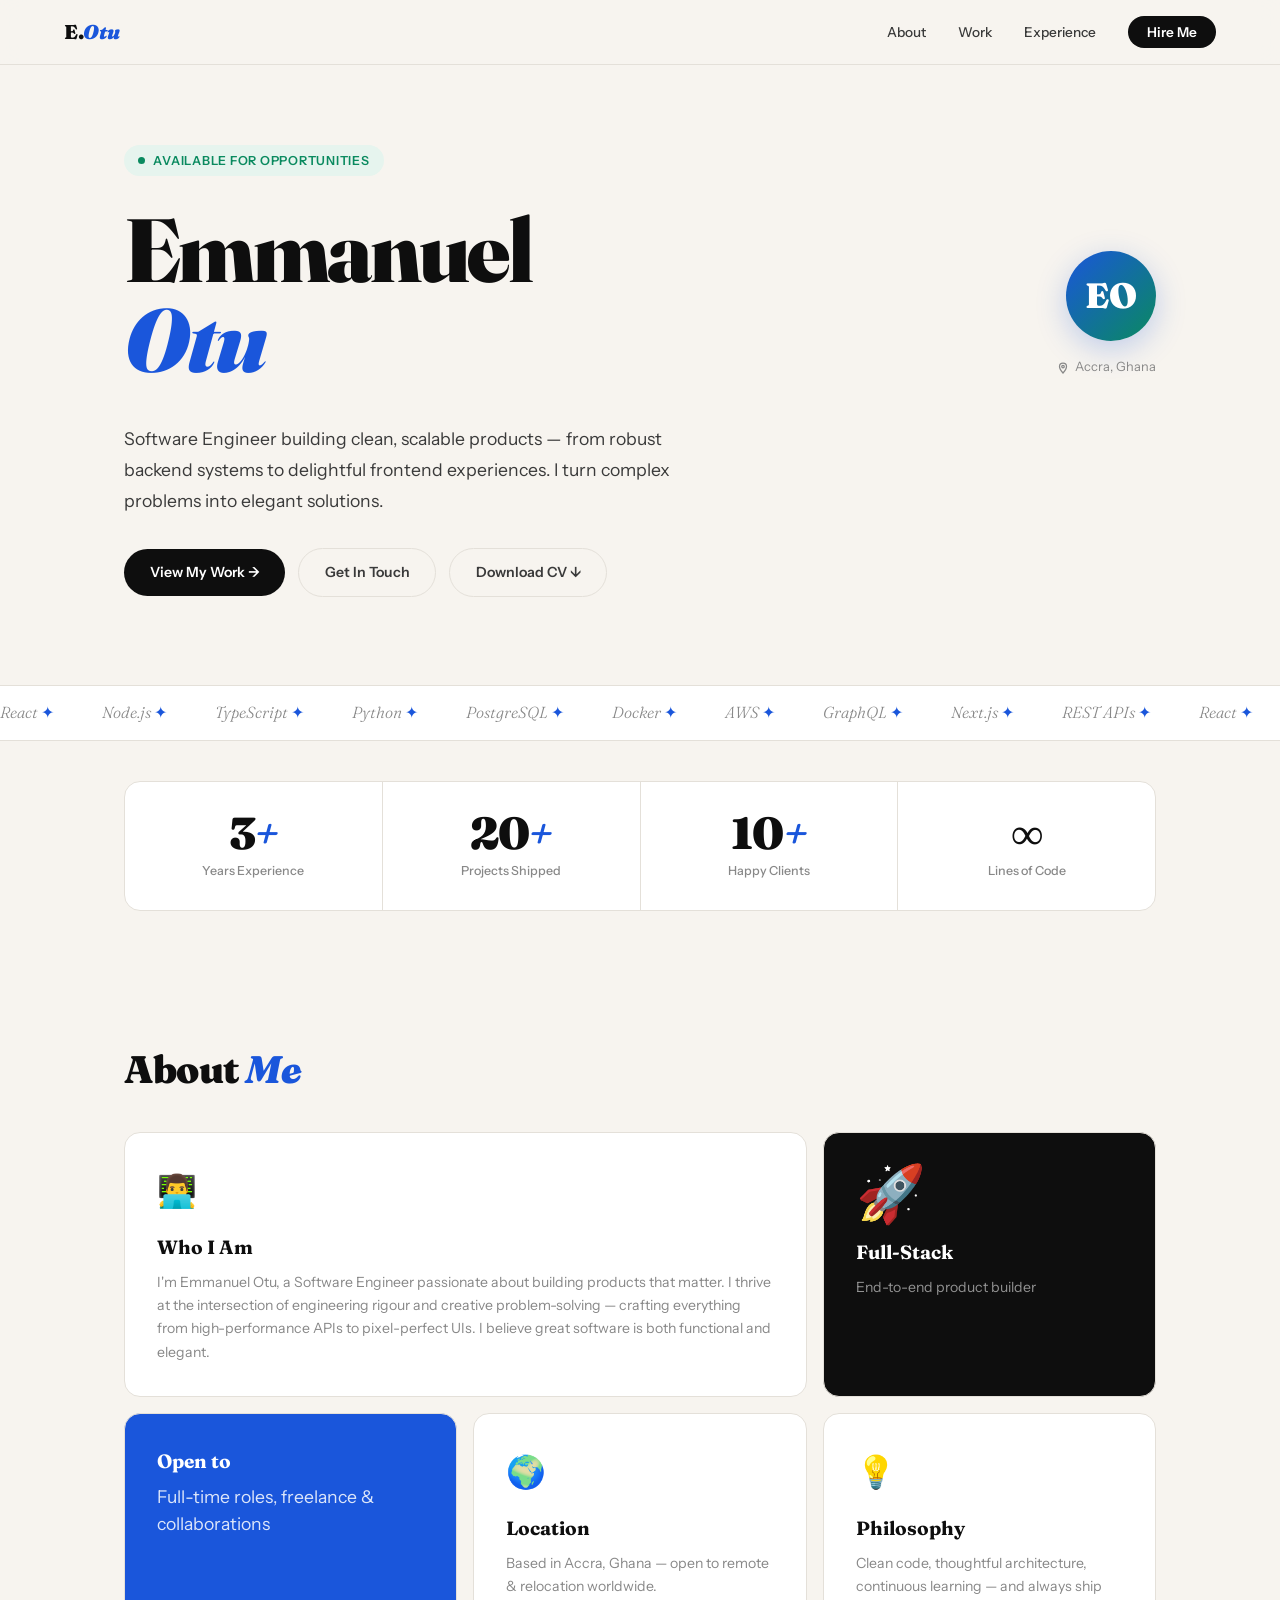
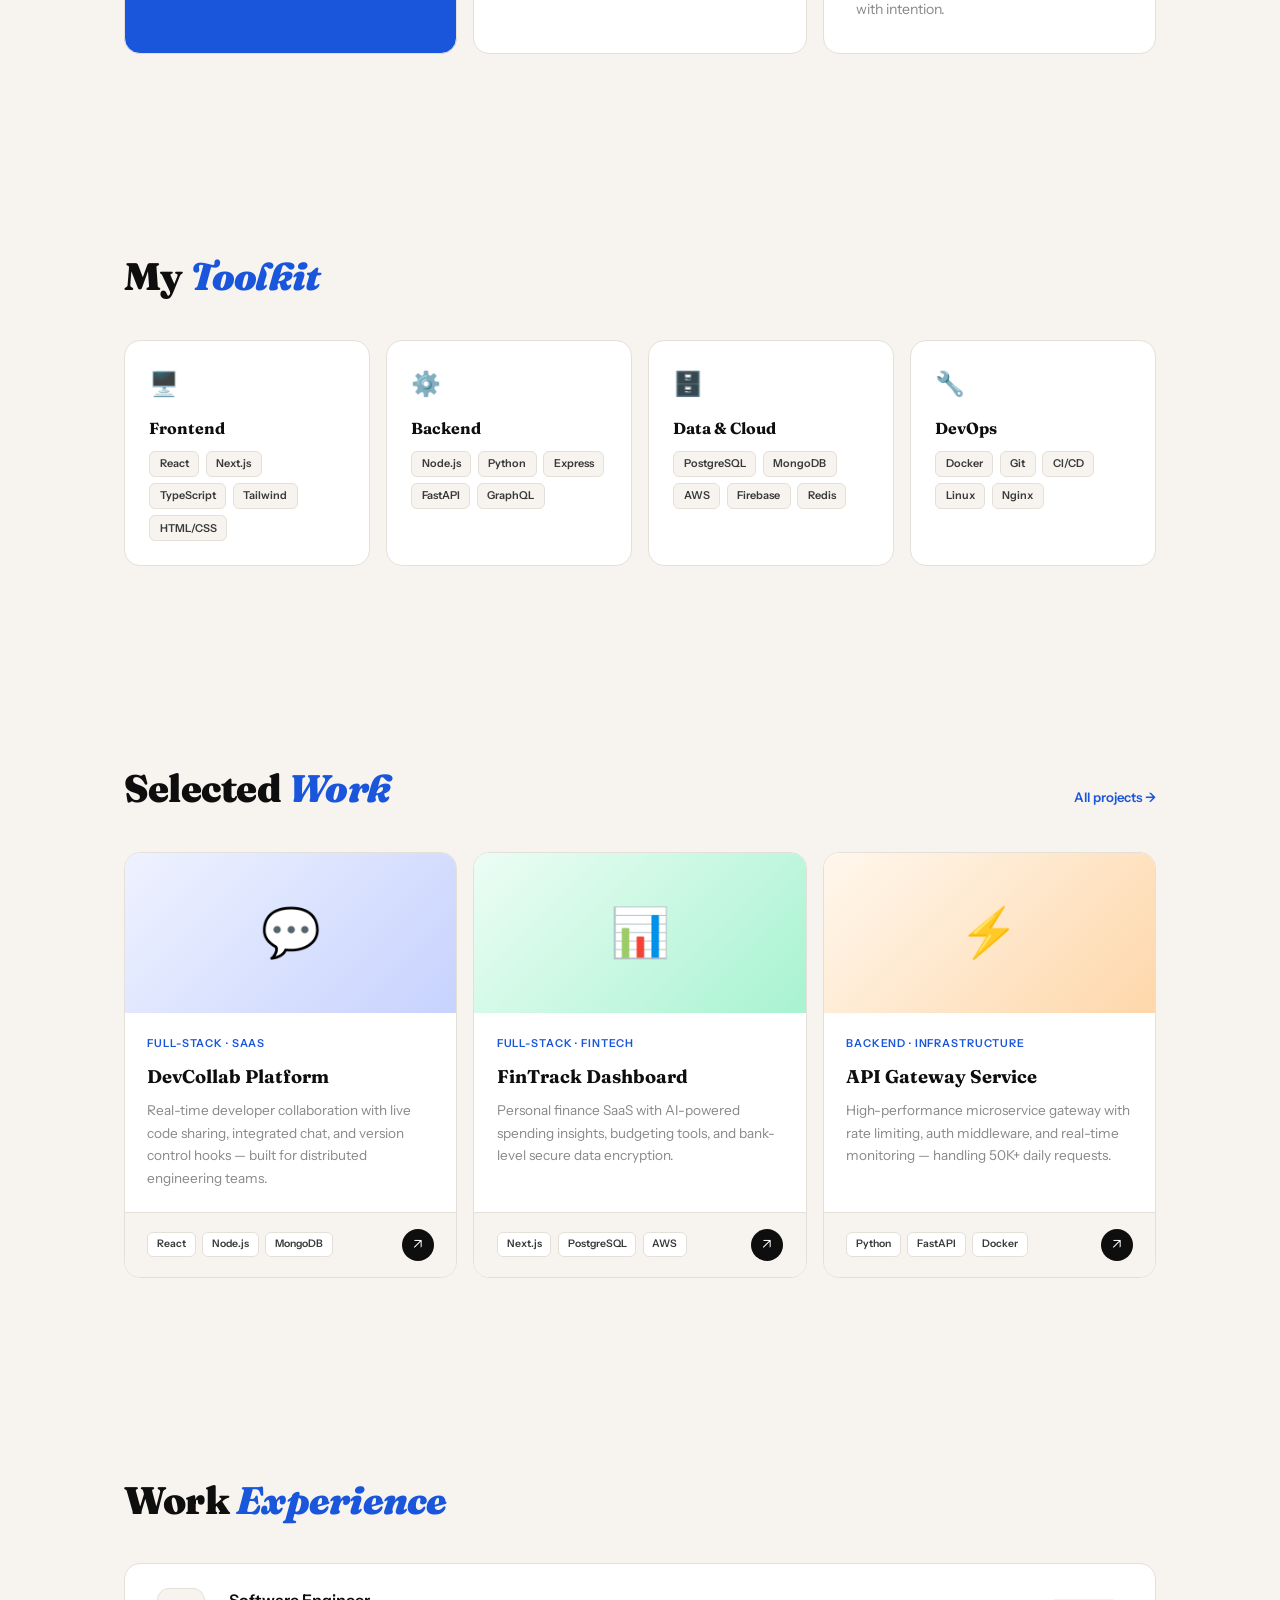
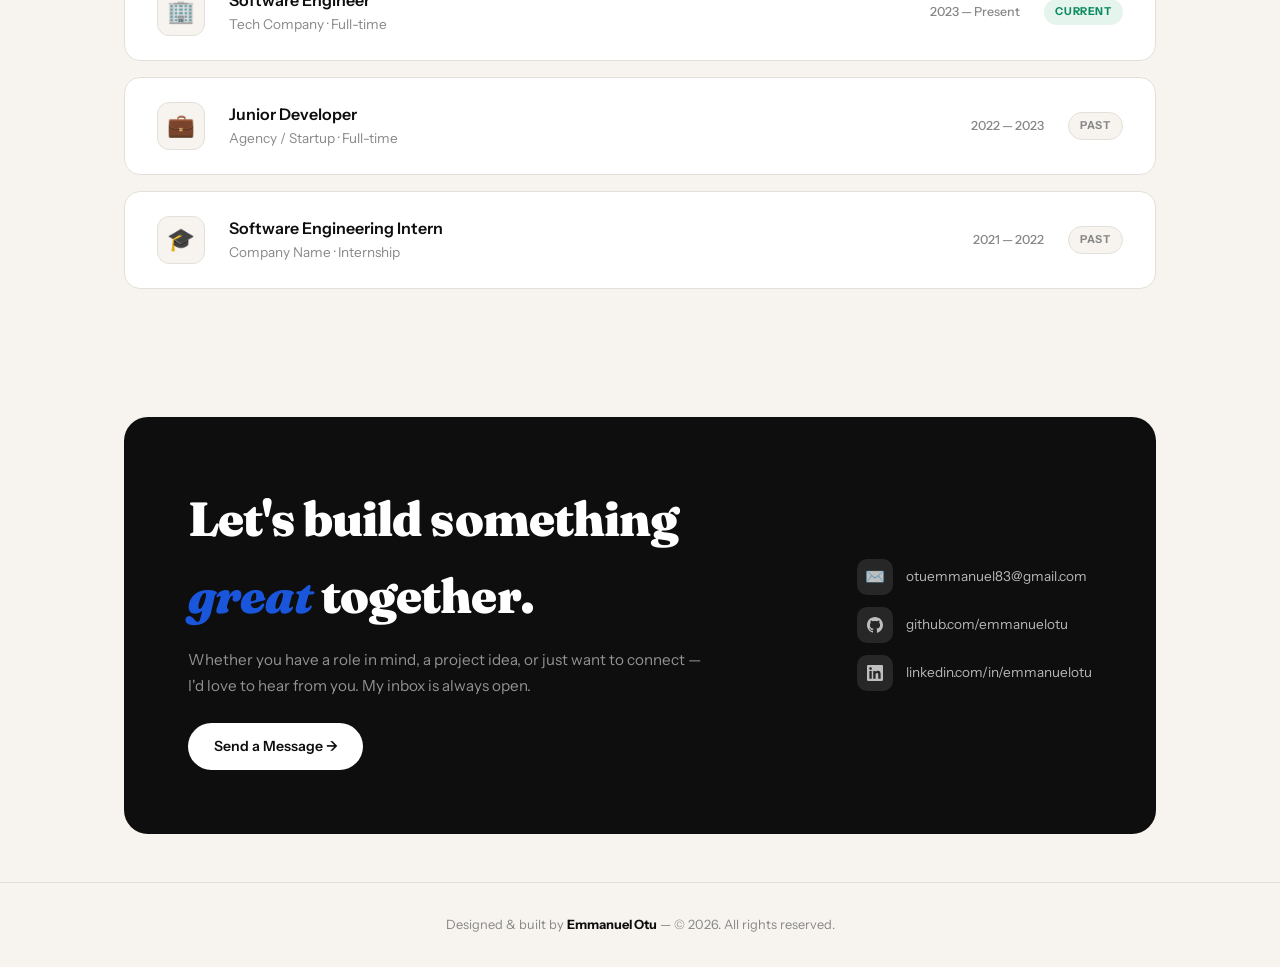
<file: index.html>
<!DOCTYPE html>
<html lang="en">
<head>
  <meta charset="UTF-8" />
  <meta name="viewport" content="width=device-width, initial-scale=1.0"/>
  <title>Emmanuel Otu — Software Engineer</title>
  <link href="https://fonts.googleapis.com/css2?family=Fraunces:ital,wght@0,300;0,700;0,900;1,300;1,700&family=Instrument+Sans:wght@400;500;600&display=swap" rel="stylesheet"/>
  <link rel="stylesheet" href="style.css"/>
</head>
<body>

  <!-- NAV -->
  <nav>
    <a class="nav-logo" href="#">E.<em>Otu</em></a>
    <ul>
      <li><a href="#about">About</a></li>
      <li><a href="#projects">Work</a></li>
      <li><a href="#experience">Experience</a></li>
      <li><a href="#contact" class="nav-cta">Hire Me</a></li>
    </ul>
  </nav>

  <!-- HERO -->
  <div id="hero">
    <div class="hero-eyebrow">
      <span></span>
      Available for opportunities
    </div>

    <div class="hero-grid">
      <h1>Emmanuel<br><em>Otu</em></h1>
      <div class="hero-right">
        <div class="hero-avatar">EO</div>
        <div class="hero-location">
          <svg width="12" height="12" viewBox="0 0 24 24" fill="none" stroke="currentColor" stroke-width="2.5">
            <path d="M12 2C8.13 2 5 5.13 5 9c0 5.25 7 13 7 13s7-7.75 7-13c0-3.87-3.13-7-7-7z"/>
            <circle cx="12" cy="9" r="2.5"/>
          </svg>
          Accra, Ghana
        </div>
      </div>
    </div>

    <p class="hero-desc">
      Software Engineer building clean, scalable products — from robust backend systems to delightful frontend experiences. I turn complex problems into elegant solutions.
    </p>

    <div class="hero-actions">
      <a href="#projects" class="btn btn-dark">View My Work →</a>
      <a href="#contact" class="btn btn-ghost">Get In Touch</a>
      <a href="#" class="btn btn-ghost">Download CV ↓</a>
    </div>
  </div>

  <!-- MARQUEE -->
  <div class="marquee-wrap">
    <div class="marquee-track">
      <span class="marquee-item">React <span class="marquee-dot">✦</span></span>
      <span class="marquee-item">Node.js <span class="marquee-dot">✦</span></span>
      <span class="marquee-item">TypeScript <span class="marquee-dot">✦</span></span>
      <span class="marquee-item">Python <span class="marquee-dot">✦</span></span>
      <span class="marquee-item">PostgreSQL <span class="marquee-dot">✦</span></span>
      <span class="marquee-item">Docker <span class="marquee-dot">✦</span></span>
      <span class="marquee-item">AWS <span class="marquee-dot">✦</span></span>
      <span class="marquee-item">GraphQL <span class="marquee-dot">✦</span></span>
      <span class="marquee-item">Next.js <span class="marquee-dot">✦</span></span>
      <span class="marquee-item">REST APIs <span class="marquee-dot">✦</span></span>
      <!-- duplicate for seamless loop -->
      <span class="marquee-item">React <span class="marquee-dot">✦</span></span>
      <span class="marquee-item">Node.js <span class="marquee-dot">✦</span></span>
      <span class="marquee-item">TypeScript <span class="marquee-dot">✦</span></span>
      <span class="marquee-item">Python <span class="marquee-dot">✦</span></span>
      <span class="marquee-item">PostgreSQL <span class="marquee-dot">✦</span></span>
      <span class="marquee-item">Docker <span class="marquee-dot">✦</span></span>
      <span class="marquee-item">AWS <span class="marquee-dot">✦</span></span>
      <span class="marquee-item">GraphQL <span class="marquee-dot">✦</span></span>
      <span class="marquee-item">Next.js <span class="marquee-dot">✦</span></span>
      <span class="marquee-item">REST APIs <span class="marquee-dot">✦</span></span>
    </div>
  </div>

  <!-- STATS -->
  <div class="page">
    <div class="stats-bar">
      <div class="stat-item">
        <div class="stat-big">3<em>+</em></div>
        <div class="stat-label">Years Experience</div>
      </div>
      <div class="stat-item">
        <div class="stat-big">20<em>+</em></div>
        <div class="stat-label">Projects Shipped</div>
      </div>
      <div class="stat-item">
        <div class="stat-big">10<em>+</em></div>
        <div class="stat-label">Happy Clients</div>
      </div>
      <div class="stat-item">
        <div class="stat-big">∞</div>
        <div class="stat-label">Lines of Code</div>
      </div>
    </div>
  </div>

  <!-- ABOUT -->
  <section class="page" id="about">
    <div class="section-header fade-in">
      <h2 class="section-title">About <em>Me</em></h2>
    </div>
    <div class="bento fade-in">
      <div class="bento-card wide">
        <div class="card-icon">👨‍💻</div>
        <div class="card-title">Who I Am</div>
        <div class="card-sub">
          I'm Emmanuel Otu, a Software Engineer passionate about building products that matter.
          I thrive at the intersection of engineering rigour and creative problem-solving —
          crafting everything from high-performance APIs to pixel-perfect UIs. I believe
          great software is both functional and elegant.
        </div>
      </div>
      <div class="bento-card accent-bg">
        <div class="card-big">🚀</div>
        <div class="card-title" style="color:#fff; margin-top:1rem;">Full-Stack</div>
        <div class="card-sub">End-to-end product builder</div>
      </div>
      <div class="bento-card blue-bg">
        <div class="card-title">Open to</div>
        <div class="card-sub" style="font-size:1.1rem; color:rgba(255,255,255,0.85); margin-top:0.5rem; line-height:1.5;">
          Full-time roles, freelance &amp; collaborations
        </div>
      </div>
      <div class="bento-card">
        <div class="card-icon">🌍</div>
        <div class="card-title">Location</div>
        <div class="card-sub">Based in Accra, Ghana — open to remote &amp; relocation worldwide.</div>
      </div>
      <div class="bento-card">
        <div class="card-icon">💡</div>
        <div class="card-title">Philosophy</div>
        <div class="card-sub">Clean code, thoughtful architecture, continuous learning — and always ship with intention.</div>
      </div>
    </div>
  </section>

  <!-- SKILLS -->
  <section class="page" id="skills">
    <div class="section-header fade-in">
      <h2 class="section-title">My <em>Toolkit</em></h2>
    </div>
    <div class="skills-row fade-in">
      <div class="skill-pill">
        <div class="skill-pill-icon">🖥️</div>
        <div class="skill-pill-name">Frontend</div>
        <div class="tech-tags">
          <span class="tech-tag">React</span>
          <span class="tech-tag">Next.js</span>
          <span class="tech-tag">TypeScript</span>
          <span class="tech-tag">Tailwind</span>
          <span class="tech-tag">HTML/CSS</span>
        </div>
      </div>
      <div class="skill-pill">
        <div class="skill-pill-icon">⚙️</div>
        <div class="skill-pill-name">Backend</div>
        <div class="tech-tags">
          <span class="tech-tag">Node.js</span>
          <span class="tech-tag">Python</span>
          <span class="tech-tag">Express</span>
          <span class="tech-tag">FastAPI</span>
          <span class="tech-tag">GraphQL</span>
        </div>
      </div>
      <div class="skill-pill">
        <div class="skill-pill-icon">🗄️</div>
        <div class="skill-pill-name">Data &amp; Cloud</div>
        <div class="tech-tags">
          <span class="tech-tag">PostgreSQL</span>
          <span class="tech-tag">MongoDB</span>
          <span class="tech-tag">AWS</span>
          <span class="tech-tag">Firebase</span>
          <span class="tech-tag">Redis</span>
        </div>
      </div>
      <div class="skill-pill">
        <div class="skill-pill-icon">🔧</div>
        <div class="skill-pill-name">DevOps</div>
        <div class="tech-tags">
          <span class="tech-tag">Docker</span>
          <span class="tech-tag">Git</span>
          <span class="tech-tag">CI/CD</span>
          <span class="tech-tag">Linux</span>
          <span class="tech-tag">Nginx</span>
        </div>
      </div>
    </div>
  </section>

  <!-- PROJECTS -->
  <section class="page" id="projects">
    <div class="section-header fade-in">
      <h2 class="section-title">Selected <em>Work</em></h2>
      <a href="#" class="section-link">All projects →</a>
    </div>
    <div class="projects-grid fade-in">

      <div class="project-card">
        <div class="project-thumb t1">💬</div>
        <div class="project-body">
          <div class="project-tag">Full-Stack · SaaS</div>
          <h3>DevCollab Platform</h3>
          <p>Real-time developer collaboration with live code sharing, integrated chat, and version control hooks — built for distributed engineering teams.</p>
        </div>
        <div class="project-footer">
          <div class="project-chips">
            <span class="chip">React</span>
            <span class="chip">Node.js</span>
            <span class="chip">MongoDB</span>
          </div>
          <a href="#" class="arrow-btn">↗</a>
        </div>
      </div>

      <div class="project-card">
        <div class="project-thumb t2">📊</div>
        <div class="project-body">
          <div class="project-tag">Full-Stack · FinTech</div>
          <h3>FinTrack Dashboard</h3>
          <p>Personal finance SaaS with AI-powered spending insights, budgeting tools, and bank-level secure data encryption.</p>
        </div>
        <div class="project-footer">
          <div class="project-chips">
            <span class="chip">Next.js</span>
            <span class="chip">PostgreSQL</span>
            <span class="chip">AWS</span>
          </div>
          <a href="#" class="arrow-btn">↗</a>
        </div>
      </div>

      <div class="project-card">
        <div class="project-thumb t3">⚡</div>
        <div class="project-body">
          <div class="project-tag">Backend · Infrastructure</div>
          <h3>API Gateway Service</h3>
          <p>High-performance microservice gateway with rate limiting, auth middleware, and real-time monitoring — handling 50K+ daily requests.</p>
        </div>
        <div class="project-footer">
          <div class="project-chips">
            <span class="chip">Python</span>
            <span class="chip">FastAPI</span>
            <span class="chip">Docker</span>
          </div>
          <a href="#" class="arrow-btn">↗</a>
        </div>
      </div>

    </div>
  </section>

  <!-- EXPERIENCE -->
  <section class="page" id="experience">
    <div class="section-header fade-in">
      <h2 class="section-title">Work <em>Experience</em></h2>
    </div>
    <div class="experience-list fade-in">
      <div class="exp-card">
        <div class="exp-logo">🏢</div>
        <div class="exp-body">
          <div class="exp-role">Software Engineer</div>
          <div class="exp-company">Tech Company · Full-time</div>
        </div>
        <div class="exp-period">2023 — Present</div>
        <span class="exp-badge badge-current">Current</span>
      </div>
      <div class="exp-card">
        <div class="exp-logo">💼</div>
        <div class="exp-body">
          <div class="exp-role">Junior Developer</div>
          <div class="exp-company">Agency / Startup · Full-time</div>
        </div>
        <div class="exp-period">2022 — 2023</div>
        <span class="exp-badge badge-past">Past</span>
      </div>
      <div class="exp-card">
        <div class="exp-logo">🎓</div>
        <div class="exp-body">
          <div class="exp-role">Software Engineering Intern</div>
          <div class="exp-company">Company Name · Internship</div>
        </div>
        <div class="exp-period">2021 — 2022</div>
        <span class="exp-badge badge-past">Past</span>
      </div>
    </div>
  </section>

  <!-- CONTACT -->
  <div class="page" id="contact">
    <div class="contact-band fade-in">
      <div class="contact-left">
        <h2>Let's build something <em>great</em> together.</h2>
        <p>Whether you have a role in mind, a project idea, or just want to connect — I'd love to hear from you. My inbox is always open.</p>
        <a href="mailto:otuemmanuel83@gmail.com" class="btn btn-dark" style="margin-top:1.5rem; background:#fff; color:#0E0E0E;">
          Send a Message →
        </a>
      </div>
      <div class="contact-right">
        <a href="mailto: otuemmanuel83@gmail.com" class="contact-info">
          <div class="contact-icon">✉️</div>
          otuemmanuel83@gmail.com
        </a>
        <a href="https://github.com/" class="contact-info" target="_blank">
          <div class="contact-icon">
            <svg width="16" height="16" viewBox="0 0 24 24" fill="currentColor">
              <path d="M12 0C5.37 0 0 5.37 0 12c0 5.3 3.438 9.8 8.205 11.385.6.113.82-.258.82-.577 0-.285-.01-1.04-.015-2.04-3.338.724-4.042-1.61-4.042-1.61C4.422 18.07 3.633 17.7 3.633 17.7c-1.087-.744.084-.729.084-.729 1.205.084 1.838 1.236 1.838 1.236 1.07 1.835 2.809 1.305 3.495.998.108-.776.417-1.305.76-1.605-2.665-.3-5.466-1.332-5.466-5.93 0-1.31.465-2.38 1.235-3.22-.135-.303-.54-1.523.105-3.176 0 0 1.005-.322 3.3 1.23.96-.267 1.98-.399 3-.405 1.02.006 2.04.138 3 .405 2.28-1.552 3.285-1.23 3.285-1.23.645 1.653.24 2.873.12 3.176.765.84 1.23 1.91 1.23 3.22 0 4.61-2.805 5.625-5.475 5.92.42.36.81 1.096.81 2.22 0 1.606-.015 2.896-.015 3.286 0 .315.21.69.825.57C20.565 21.795 24 17.295 24 12c0-6.63-5.37-12-12-12"/>
            </svg>
          </div>
          github.com/emmanuelotu
        </a>
        <a href="https://linkedin.com/" class="contact-info" target="_blank">
          <div class="contact-icon">
            <svg width="16" height="16" viewBox="0 0 24 24" fill="currentColor">
              <path d="M20.447 20.452h-3.554v-5.569c0-1.328-.027-3.037-1.852-3.037-1.853 0-2.136 1.445-2.136 2.939v5.667H9.351V9h3.414v1.561h.046c.477-.9 1.637-1.85 3.37-1.85 3.601 0 4.267 2.37 4.267 5.455v6.286zM5.337 7.433a2.062 2.062 0 01-2.063-2.065 2.064 2.064 0 112.063 2.065zm1.782 13.019H3.555V9h3.564v11.452zM22.225 0H1.771C.792 0 0 .774 0 1.729v20.542C0 23.227.792 24 1.771 24h20.451C23.2 24 24 23.227 24 22.271V1.729C24 .774 23.2 0 22.222 0h.003z"/>
            </svg>
          </div>
          linkedin.com/in/emmanuelotu
        </a>
      </div>
    </div>
  </div>

  <!-- FOOTER -->
  <footer>
    <p>Designed &amp; built by <strong>Emmanuel Otu</strong> &mdash; &copy; 2026. All rights reserved.</p>
  </footer>

  <script>
    const els = document.querySelectorAll('.fade-in');
    const obs = new IntersectionObserver(entries => {
      entries.forEach(e => {
        if (e.isIntersecting) {
          e.target.classList.add('visible');
          obs.unobserve(e.target);
        }
      });
    }, { threshold: 0.1 });
    els.forEach(el => obs.observe(el));
  </script>

</body>
</html>
</file>
<file: style.css>
/* ── RESET & ROOT ── */
*, *::before, *::after { box-sizing: border-box; margin: 0; padding: 0; }
html { scroll-behavior: smooth; font-size: 16px; }

:root {
  --cream:    #F7F4EF;
  --white:    #FFFFFF;
  --ink:      #0E0E0E;
  --ink2:     #3A3A3A;
  --muted:    #888;
  --accent:   #1A56DB;
  --accent2:  #E8F0FE;
  --green:    #0A8A5F;
  --green-bg: #E6F4EE;
  --border:   #E4E0D9;
  --card:     #FFFFFF;
  --radius:   16px;
}

body {
  background: var(--cream);
  color: var(--ink);
  font-family: 'Instrument Sans', sans-serif;
  font-weight: 400;
  line-height: 1.6;
  -webkit-font-smoothing: antialiased;
}

/* ── NAV ── */
nav {
  position: sticky;
  top: 0;
  z-index: 100;
  background: rgba(247, 244, 239, 0.9);
  backdrop-filter: blur(12px);
  border-bottom: 1px solid var(--border);
  display: flex;
  justify-content: space-between;
  align-items: center;
  padding: 1rem 5vw;
}

.nav-logo {
  font-family: 'Fraunces', serif;
  font-weight: 900;
  font-size: 1.25rem;
  letter-spacing: -0.02em;
  color: var(--ink);
  text-decoration: none;
}

.nav-logo em {
  font-style: italic;
  color: var(--accent);
}

nav ul {
  list-style: none;
  display: flex;
  gap: 2rem;
}

nav a {
  text-decoration: none;
  font-size: 0.85rem;
  font-weight: 500;
  color: var(--ink2);
  transition: color 0.2s;
}

nav a:hover { color: var(--accent); }

.nav-cta {
  background: var(--ink);
  color: #fff !important;
  padding: 0.5rem 1.2rem;
  border-radius: 100px;
  font-weight: 600;
  transition: background 0.2s !important;
}

.nav-cta:hover {
  background: var(--accent) !important;
  color: #fff !important;
}

/* ── LAYOUT WRAPPER ── */
.page {
  max-width: 1160px;
  margin: 0 auto;
  padding: 0 5vw;
}

/* ── HERO ── */
#hero {
  padding: 5rem 5vw 3rem;
  max-width: 1160px;
  margin: 0 auto;
}

.hero-eyebrow {
  display: inline-flex;
  align-items: center;
  gap: 0.5rem;
  background: var(--green-bg);
  color: var(--green);
  font-size: 0.78rem;
  font-weight: 600;
  letter-spacing: 0.06em;
  text-transform: uppercase;
  padding: 0.35rem 0.9rem;
  border-radius: 100px;
  margin-bottom: 1.8rem;
}

.hero-eyebrow span {
  width: 7px;
  height: 7px;
  background: var(--green);
  border-radius: 50%;
  display: inline-block;
  animation: pulse 1.8s ease-in-out infinite;
}

.hero-grid {
  display: grid;
  grid-template-columns: 1fr auto;
  align-items: end;
  gap: 2rem;
  margin-bottom: 2.5rem;
}

h1 {
  font-family: 'Fraunces', serif;
  font-size: clamp(3.2rem, 7vw, 6rem);
  font-weight: 900;
  line-height: 1.0;
  letter-spacing: -0.03em;
  color: var(--ink);
}

h1 em {
  font-style: italic;
  color: var(--accent);
}

.hero-right {
  display: flex;
  flex-direction: column;
  align-items: flex-end;
  gap: 1rem;
  padding-bottom: 0.4rem;
}

.hero-avatar {
  width: 90px;
  height: 90px;
  border-radius: 50%;
  overflow: hidden;
  background: linear-gradient(135deg, #1A56DB 0%, #0A8A5F 100%);
  display: flex;
  align-items: center;
  justify-content: center;
  font-family: 'Fraunces', serif;
  font-size: 2.2rem;
  font-weight: 900;
  color: #fff;
  flex-shrink: 0;
  box-shadow: 0 8px 30px rgba(26, 86, 219, 0.25);
}

.hero-location {
  font-size: 0.8rem;
  color: var(--muted);
  display: flex;
  align-items: center;
  gap: 0.4rem;
}

.hero-desc {
  font-size: 1.1rem;
  color: var(--ink2);
  max-width: 560px;
  line-height: 1.75;
  margin-bottom: 2rem;
}

.hero-actions {
  display: flex;
  gap: 0.8rem;
  flex-wrap: wrap;
  align-items: center;
}

/* ── BUTTONS ── */
.btn {
  display: inline-flex;
  align-items: center;
  gap: 0.5rem;
  padding: 0.75rem 1.6rem;
  border-radius: 100px;
  font-size: 0.88rem;
  font-weight: 600;
  text-decoration: none;
  transition: all 0.22s;
  cursor: pointer;
  border: none;
}

.btn-dark { background: var(--ink); color: #fff; }
.btn-dark:hover { background: var(--accent); }

.btn-ghost {
  background: transparent;
  color: var(--ink2);
  border: 1.5px solid var(--border);
}

.btn-ghost:hover {
  border-color: var(--ink);
  color: var(--ink);
}

/* ── MARQUEE ── */
.marquee-wrap {
  border-top: 1px solid var(--border);
  border-bottom: 1px solid var(--border);
  padding: 0.9rem 0;
  overflow: hidden;
  background: var(--white);
  margin: 2.5rem 0;
}

.marquee-track {
  display: flex;
  gap: 3rem;
  white-space: nowrap;
  animation: marquee 20s linear infinite;
}

.marquee-item {
  font-family: 'Fraunces', serif;
  font-style: italic;
  font-size: 1rem;
  font-weight: 300;
  color: var(--muted);
  flex-shrink: 0;
}

.marquee-dot {
  color: var(--accent);
  font-style: normal;
}

/* ── STATS BAR ── */
.stats-bar {
  display: flex;
  gap: 0;
  border: 1px solid var(--border);
  border-radius: var(--radius);
  overflow: hidden;
  background: var(--white);
  margin-bottom: 4rem;
}

.stat-item {
  flex: 1;
  padding: 1.8rem 1.5rem;
  text-align: center;
  border-right: 1px solid var(--border);
  transition: background 0.2s;
}

.stat-item:last-child { border-right: none; }
.stat-item:hover { background: var(--accent2); }

.stat-big {
  font-family: 'Fraunces', serif;
  font-size: 2.8rem;
  font-weight: 900;
  line-height: 1;
  color: var(--ink);
  letter-spacing: -0.03em;
}

.stat-big em {
  font-style: italic;
  color: var(--accent);
}

.stat-label {
  font-size: 0.78rem;
  color: var(--muted);
  margin-top: 0.3rem;
  font-weight: 500;
}

/* ── SECTION SHARED ── */
section.page {
  padding-top: 4rem;
  padding-bottom: 4rem;
}

.section-header {
  display: flex;
  justify-content: space-between;
  align-items: baseline;
  margin-bottom: 2rem;
}

.section-title {
  font-family: 'Fraunces', serif;
  font-weight: 900;
  font-size: clamp(1.8rem, 3vw, 2.4rem);
  letter-spacing: -0.02em;
}

.section-title em {
  font-style: italic;
  color: var(--accent);
}

.section-link {
  font-size: 0.82rem;
  color: var(--accent);
  text-decoration: none;
  font-weight: 600;
  display: flex;
  align-items: center;
  gap: 0.3rem;
}

.section-link:hover { text-decoration: underline; }

/* ── BENTO GRID (About) ── */
.bento {
  display: grid;
  grid-template-columns: 1fr 1fr 1fr;
  grid-template-rows: auto auto;
  gap: 1rem;
  margin-bottom: 4rem;
}

.bento-card {
  background: var(--white);
  border: 1px solid var(--border);
  border-radius: var(--radius);
  padding: 2rem;
  transition: box-shadow 0.25s, transform 0.25s;
}

.bento-card:hover {
  box-shadow: 0 10px 40px rgba(0, 0, 0, 0.07);
  transform: translateY(-3px);
}

.bento-card.wide { grid-column: span 2; }
.bento-card.tall { grid-row: span 2; }

.bento-card.accent-bg {
  background: var(--ink);
  color: #fff;
}

.bento-card.accent-bg .card-sub { color: rgba(255, 255, 255, 0.55); }

.bento-card.blue-bg {
  background: var(--accent);
  color: #fff;
}

.bento-card.blue-bg .card-sub { color: rgba(255, 255, 255, 0.65); }

.card-icon { font-size: 2rem; margin-bottom: 1rem; }

.card-title {
  font-family: 'Fraunces', serif;
  font-size: 1.2rem;
  font-weight: 700;
  margin-bottom: 0.5rem;
}

.card-sub {
  font-size: 0.88rem;
  color: var(--muted);
  line-height: 1.65;
}

.card-big {
  font-family: 'Fraunces', serif;
  font-size: 3.5rem;
  font-weight: 900;
  line-height: 1;
  letter-spacing: -0.04em;
}

/* ── SKILLS ── */
.skills-row {
  display: grid;
  grid-template-columns: repeat(4, 1fr);
  gap: 1rem;
  margin-bottom: 4rem;
}

.skill-pill {
  background: var(--white);
  border: 1px solid var(--border);
  border-radius: var(--radius);
  padding: 1.5rem;
  transition: all 0.22s;
}

.skill-pill:hover {
  border-color: var(--accent);
  background: var(--accent2);
}

.skill-pill-icon { font-size: 1.5rem; margin-bottom: 0.8rem; }

.skill-pill-name {
  font-family: 'Fraunces', serif;
  font-weight: 700;
  font-size: 1rem;
  margin-bottom: 0.6rem;
}

.tech-tags { display: flex; flex-wrap: wrap; gap: 0.4rem; }

.tech-tag {
  font-size: 0.68rem;
  font-weight: 600;
  padding: 0.2rem 0.6rem;
  border-radius: 6px;
  background: var(--cream);
  color: var(--ink2);
  border: 1px solid var(--border);
}

/* ── PROJECTS ── */
.projects-grid {
  display: grid;
  grid-template-columns: repeat(3, 1fr);
  gap: 1rem;
  margin-bottom: 4rem;
}

.project-card {
  background: var(--white);
  border: 1px solid var(--border);
  border-radius: var(--radius);
  overflow: hidden;
  transition: box-shadow 0.25s, transform 0.25s;
  display: flex;
  flex-direction: column;
}

.project-card:hover {
  box-shadow: 0 12px 50px rgba(0, 0, 0, 0.1);
  transform: translateY(-4px);
}

.project-thumb {
  height: 160px;
  display: flex;
  align-items: center;
  justify-content: center;
  font-size: 3rem;
  position: relative;
  overflow: hidden;
}

.project-thumb.t1 { background: linear-gradient(135deg, #EEF2FF 0%, #C7D2FE 100%); }
.project-thumb.t2 { background: linear-gradient(135deg, #ECFDF5 0%, #A7F3D0 100%); }
.project-thumb.t3 { background: linear-gradient(135deg, #FFF7ED 0%, #FED7AA 100%); }

.project-body {
  padding: 1.4rem;
  flex: 1;
  display: flex;
  flex-direction: column;
}

.project-tag {
  font-size: 0.68rem;
  font-weight: 600;
  text-transform: uppercase;
  letter-spacing: 0.08em;
  color: var(--accent);
  margin-bottom: 0.6rem;
}

.project-card h3 {
  font-family: 'Fraunces', serif;
  font-size: 1.15rem;
  font-weight: 700;
  margin-bottom: 0.5rem;
}

.project-card p {
  font-size: 0.85rem;
  color: var(--muted);
  line-height: 1.65;
  flex: 1;
}

.project-footer {
  display: flex;
  justify-content: space-between;
  align-items: center;
  padding: 1rem 1.4rem;
  border-top: 1px solid var(--border);
  background: var(--cream);
}

.project-chips { display: flex; gap: 0.4rem; }

.chip {
  font-size: 0.65rem;
  font-weight: 600;
  padding: 0.2rem 0.55rem;
  border-radius: 6px;
  background: var(--white);
  color: var(--ink2);
  border: 1px solid var(--border);
}

.arrow-btn {
  width: 32px;
  height: 32px;
  border-radius: 50%;
  background: var(--ink);
  color: #fff;
  display: flex;
  align-items: center;
  justify-content: center;
  font-size: 0.9rem;
  text-decoration: none;
  transition: background 0.2s;
}

.arrow-btn:hover { background: var(--accent); }

/* ── EXPERIENCE ── */
.experience-list {
  display: flex;
  flex-direction: column;
  gap: 1rem;
  margin-bottom: 4rem;
}

.exp-card {
  background: var(--white);
  border: 1px solid var(--border);
  border-radius: var(--radius);
  padding: 1.5rem 2rem;
  display: flex;
  align-items: center;
  gap: 1.5rem;
  transition: box-shadow 0.22s;
}

.exp-card:hover { box-shadow: 0 6px 30px rgba(0, 0, 0, 0.07); }

.exp-logo {
  width: 48px;
  height: 48px;
  border-radius: 12px;
  background: var(--cream);
  border: 1px solid var(--border);
  display: flex;
  align-items: center;
  justify-content: center;
  font-size: 1.4rem;
  flex-shrink: 0;
}

.exp-body { flex: 1; }
.exp-role { font-weight: 600; font-size: 1rem; color: var(--ink); }
.exp-company { font-size: 0.85rem; color: var(--muted); }

.exp-period {
  font-size: 0.78rem;
  color: var(--muted);
  font-weight: 500;
  white-space: nowrap;
}

.exp-badge {
  font-size: 0.68rem;
  font-weight: 700;
  text-transform: uppercase;
  letter-spacing: 0.06em;
  padding: 0.25rem 0.7rem;
  border-radius: 100px;
}

.badge-current { background: var(--green-bg); color: var(--green); }
.badge-past { background: var(--cream); color: var(--muted); border: 1px solid var(--border); }

/* ── CONTACT ── */
.contact-band {
  background: var(--ink);
  border-radius: 24px;
  padding: 4rem;
  margin-bottom: 3rem;
  display: flex;
  justify-content: space-between;
  align-items: center;
  gap: 2rem;
}

.contact-left { max-width: 520px; }

.contact-left h2 {
  font-family: 'Fraunces', serif;
  font-size: clamp(2rem, 4vw, 3rem);
  font-weight: 900;
  color: #fff;
  margin-bottom: 0.8rem;
  letter-spacing: -0.02em;
}

.contact-left h2 em { font-style: italic; color: var(--accent); }
.contact-left p { color: rgba(255, 255, 255, 0.55); font-size: 0.95rem; line-height: 1.7; }

.contact-right {
  display: flex;
  flex-direction: column;
  gap: 0.75rem;
  min-width: 200px;
}

.contact-info {
  display: flex;
  align-items: center;
  gap: 0.8rem;
  color: rgba(255, 255, 255, 0.7);
  font-size: 0.85rem;
  text-decoration: none;
  transition: color 0.2s;
}

.contact-info:hover { color: #fff; }

.contact-icon {
  width: 36px;
  height: 36px;
  border-radius: 10px;
  background: rgba(255, 255, 255, 0.1);
  display: flex;
  align-items: center;
  justify-content: center;
  font-size: 1rem;
  flex-shrink: 0;
}

/* ── FOOTER ── */
footer {
  text-align: center;
  padding: 2rem 5vw;
  border-top: 1px solid var(--border);
  font-size: 0.8rem;
  color: var(--muted);
}

footer strong { color: var(--ink); }

/* ── ANIMATIONS ── */
@keyframes pulse {
  0%, 100% { opacity: 1; }
  50% { opacity: 0.3; }
}

@keyframes marquee {
  from { transform: translateX(0); }
  to   { transform: translateX(-50%); }
}

.fade-in {
  opacity: 0;
  transform: translateY(20px);
  transition: opacity 0.65s ease, transform 0.65s ease;
}

.fade-in.visible {
  opacity: 1;
  transform: none;
}

/* ── RESPONSIVE ── */
@media (max-width: 900px) {
  .bento { grid-template-columns: 1fr 1fr; }
  .bento-card.wide { grid-column: span 2; }
  .projects-grid { grid-template-columns: 1fr 1fr; }
  .skills-row { grid-template-columns: 1fr 1fr; }
  .contact-band { flex-direction: column; }
}

@media (max-width: 600px) {
  .hero-grid { grid-template-columns: 1fr; }
  .hero-right { align-items: flex-start; flex-direction: row; }
  .bento { grid-template-columns: 1fr; }
  .bento-card.wide { grid-column: span 1; }
  .projects-grid { grid-template-columns: 1fr; }
  .skills-row { grid-template-columns: 1fr 1fr; }
  nav ul { gap: 1rem; }
  .stats-bar { flex-wrap: wrap; }
  .stat-item { flex: 1 1 50%; border-right: none; border-bottom: 1px solid var(--border); }
}
</file>
